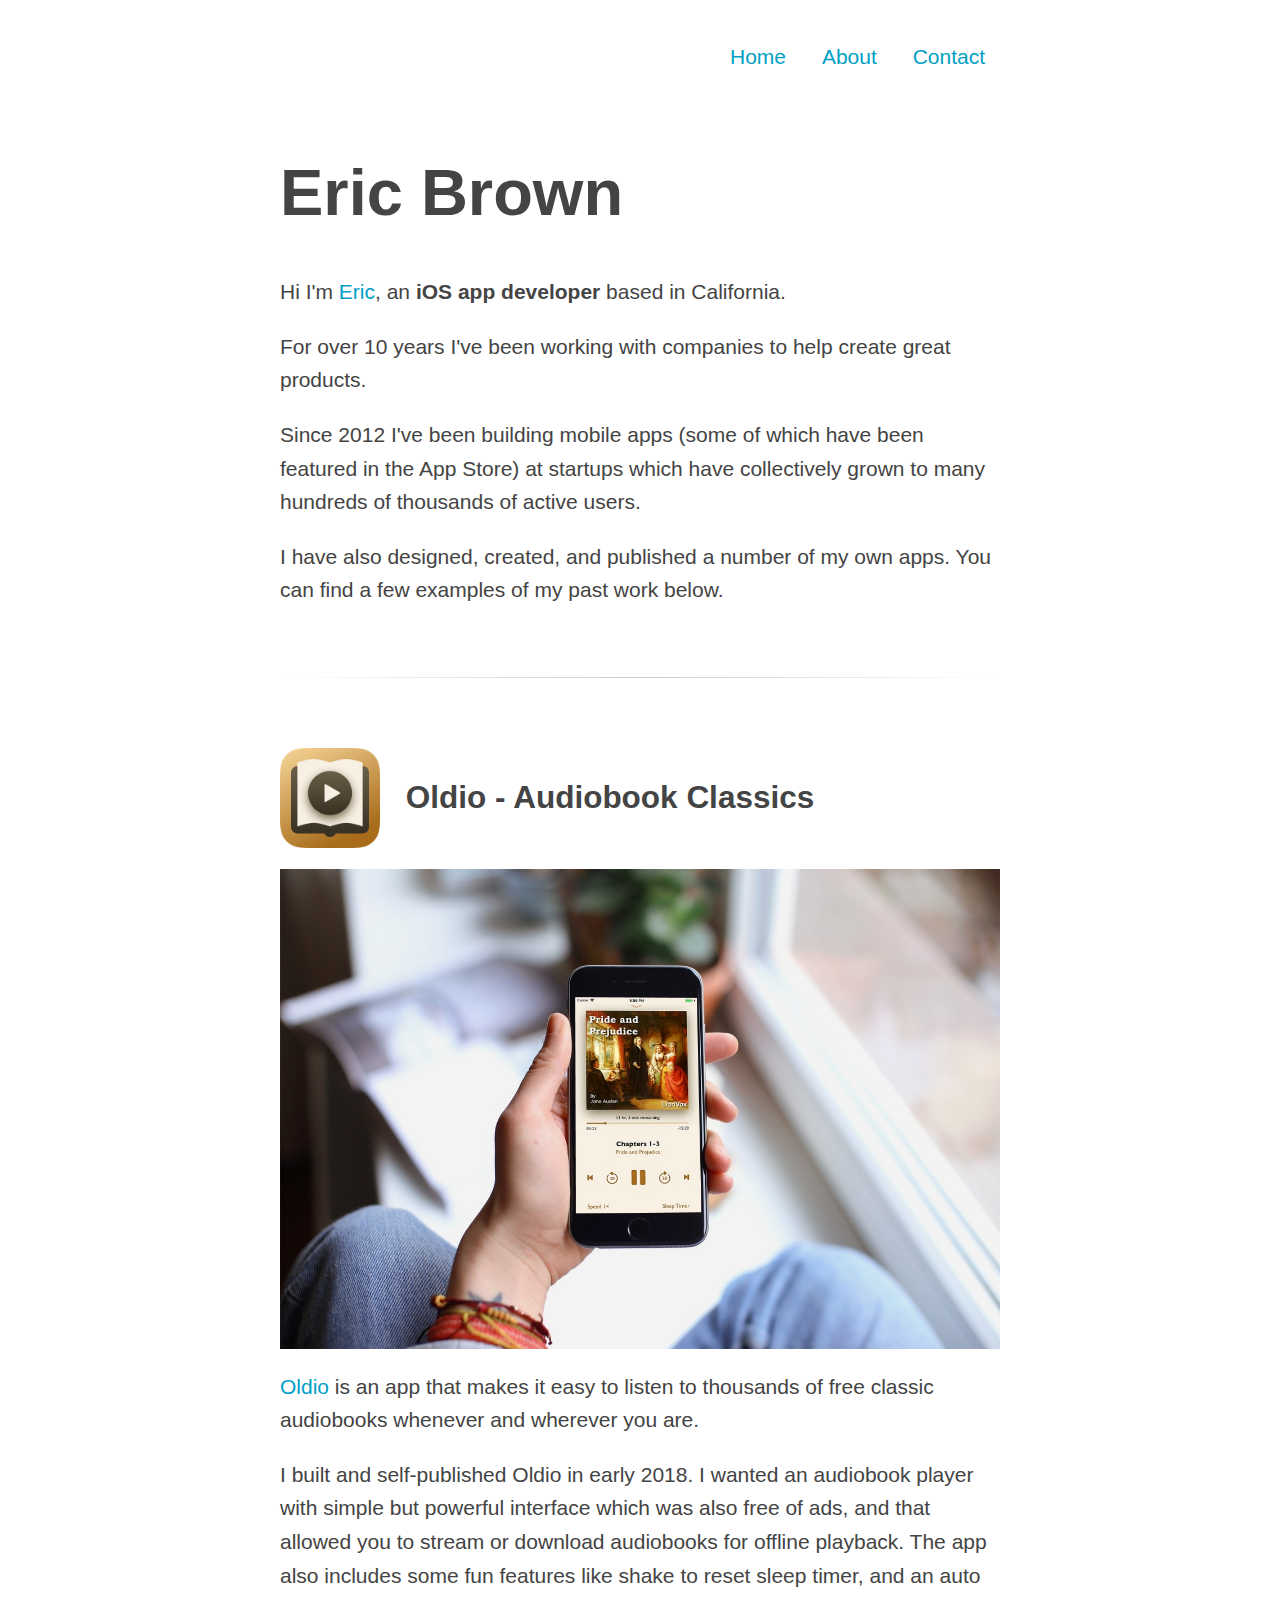
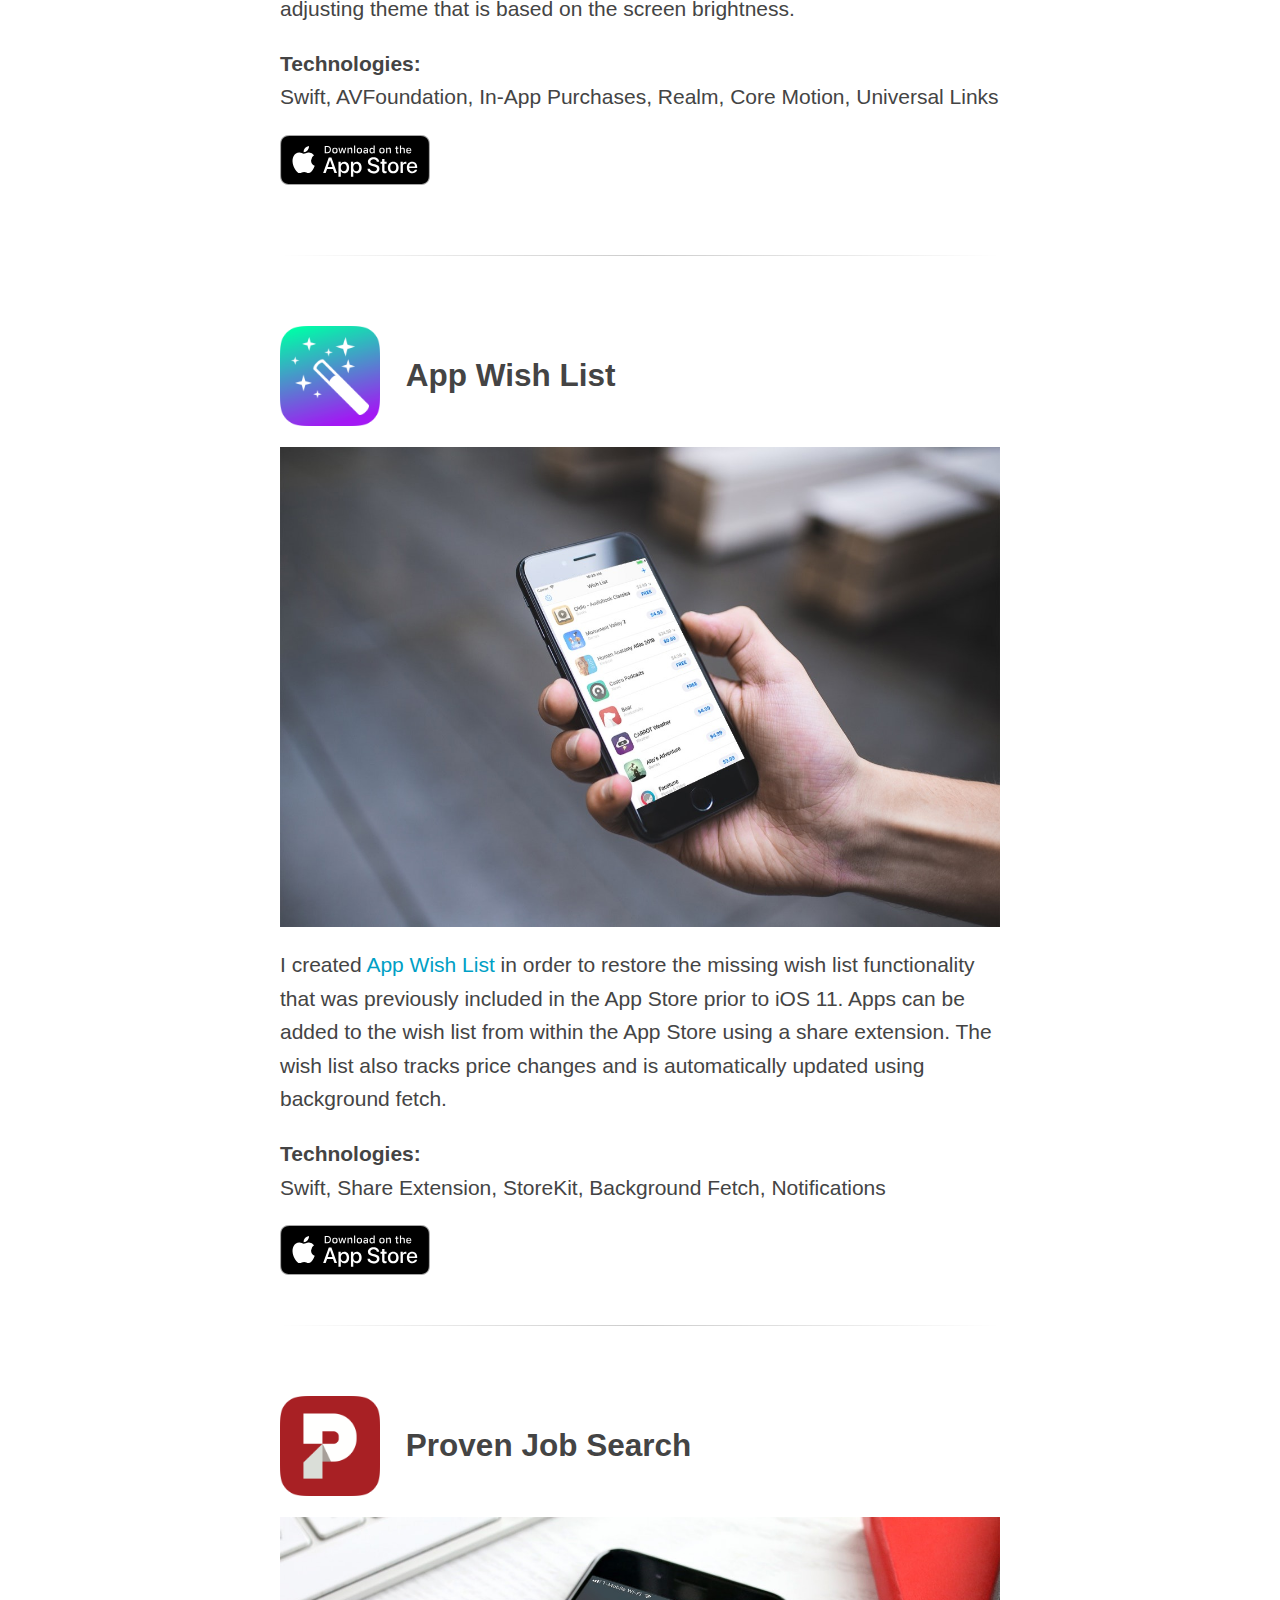
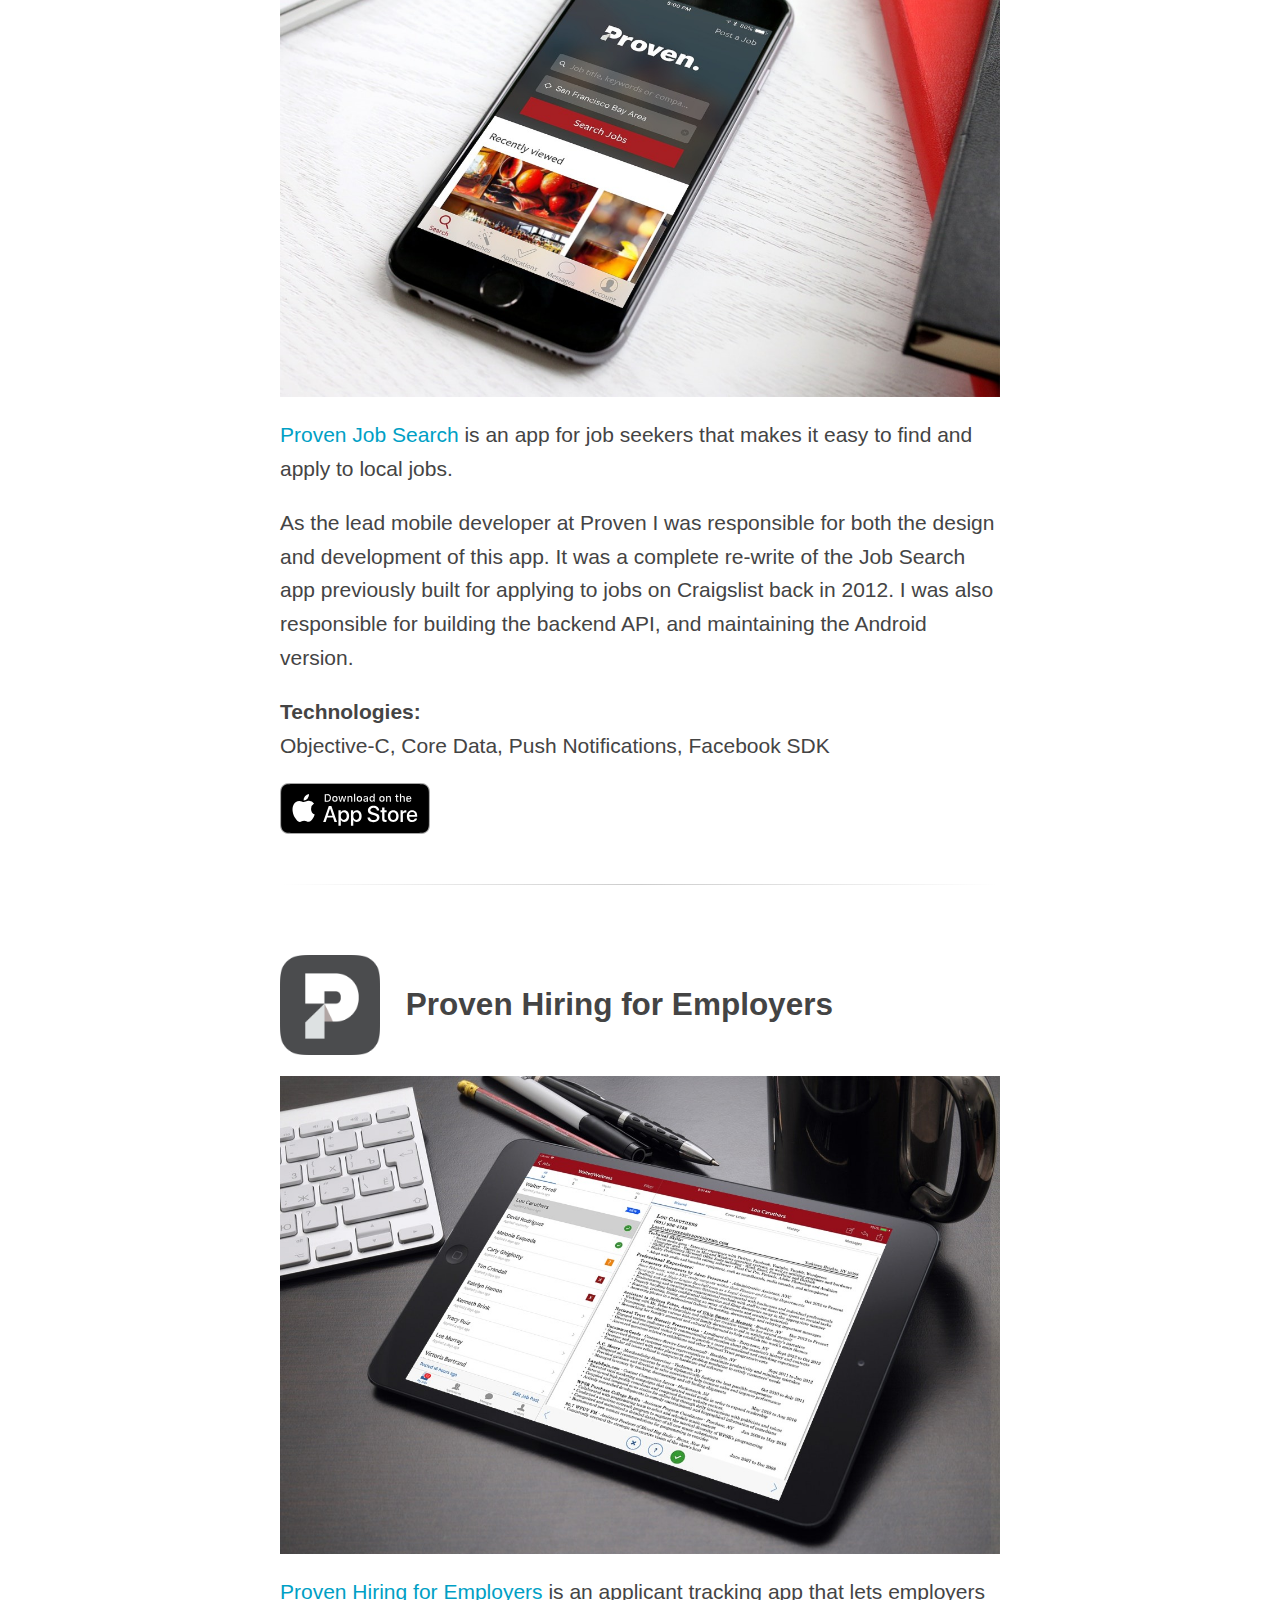
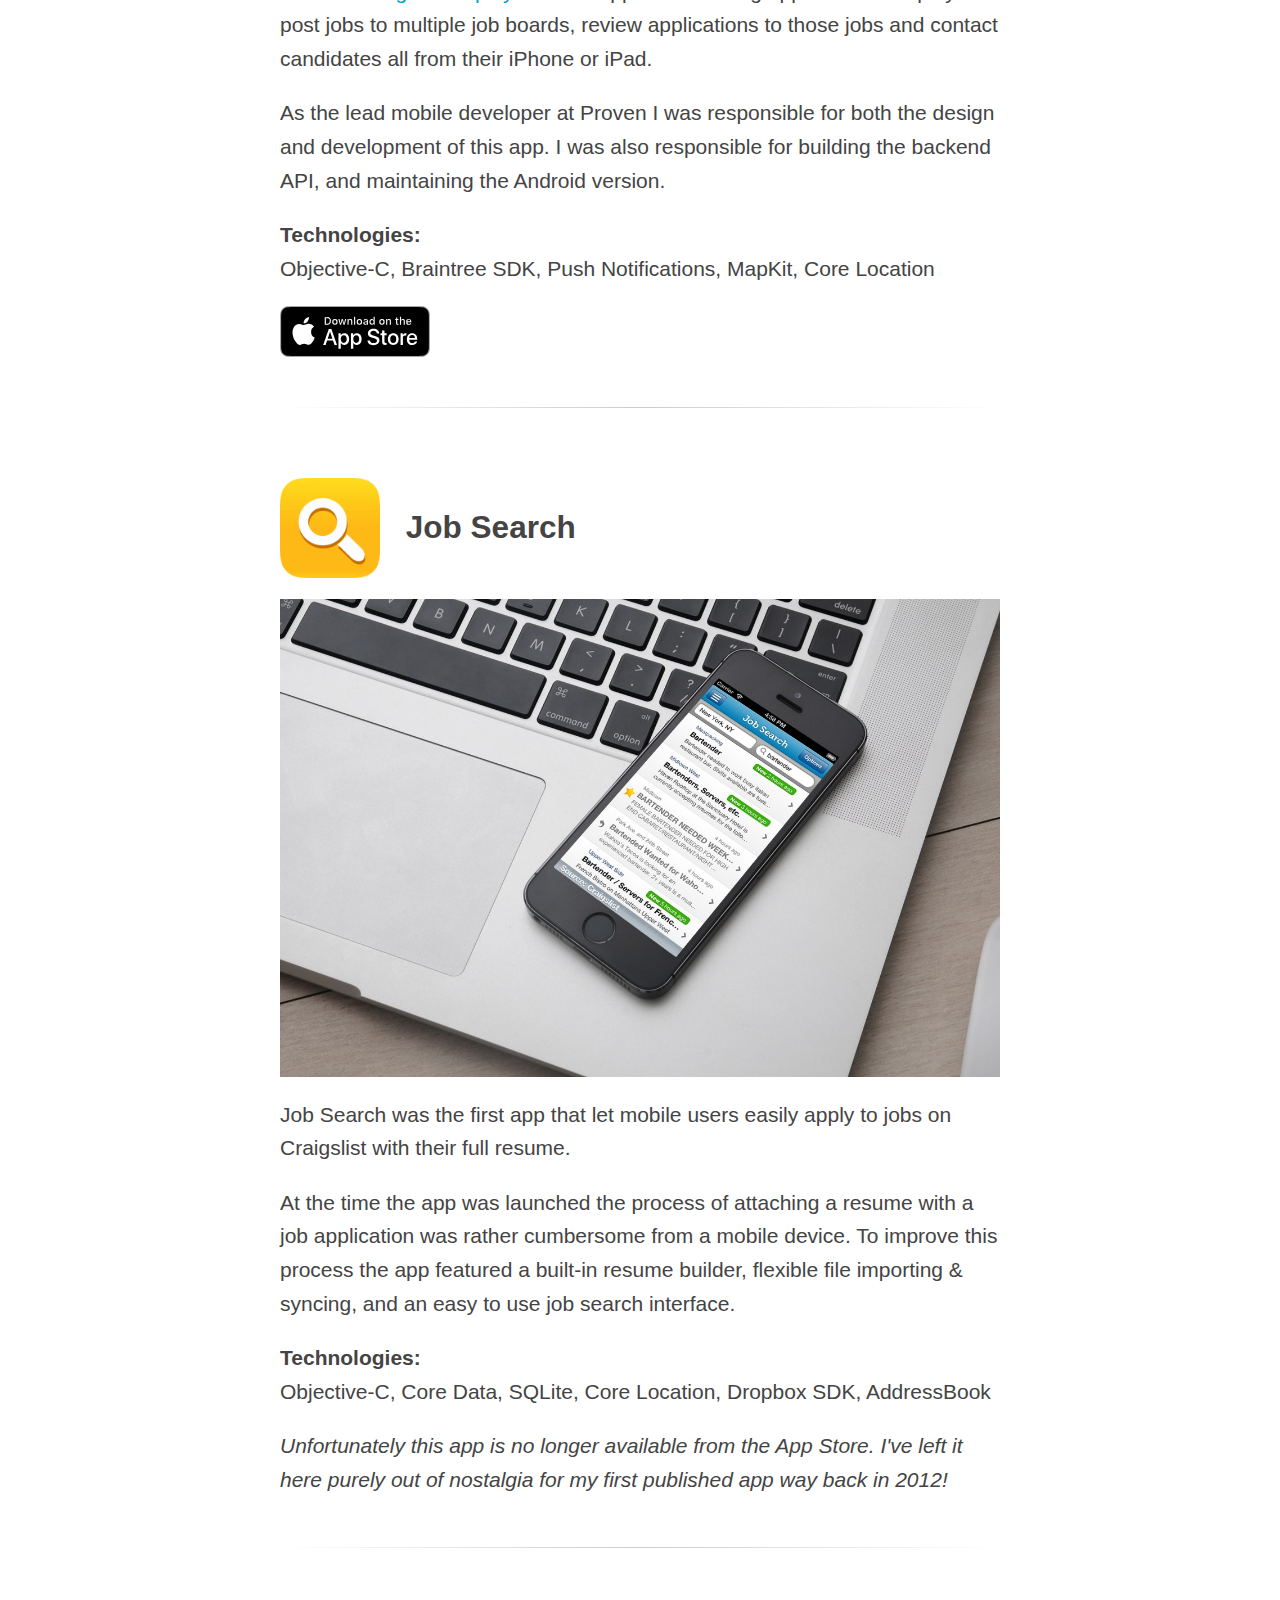
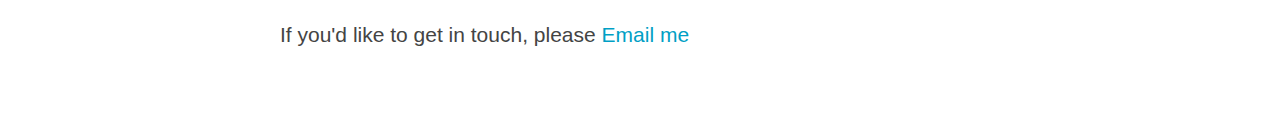
<file: index.html>
<html>
<head>
<meta charset="utf-8">
<meta name="viewport" content="width=device-width, initial-scale=1.0">
<meta name="apple-itunes-app" content="app-id=1352152495, affiliate-data=at=1000lNpk&amp;ct=ejbhead">
<meta name="keywords" content="ios,freelancer,iphone,ipad,developer,experienced,expert,senior,freelance,swift,app,mobile,eric,brown">
<meta name="author" content="Eric Brown">
<title>Eric Brown - iOS Developer</title>
<link rel="icon" href="/favicon.ico">
<link rel="stylesheet" type="text/css" href="/site.css">
</head>
<body>
<nav>
<ul>
<li><a href="/">Home</a></li>
<li><a href="/about">About</a></li>
<li><a href="/contact">Contact</a></li>
</ul>
</nav>
<h1 style="margin-top: 80px; font-size: 65px;">Eric Brown</h1>

<div style="margin-bottom: 70px;">
<p>Hi I'm <a href="/about">Eric</a>, an <strong>iOS app developer</strong> based in California. </p>
    
<p>For over 10 years I've been working with companies to help create great products.</p>

<p>Since 2012 I've been building mobile apps (some of which have been featured in the App Store) at startups which have collectively grown to many hundreds of thousands of active users.</p>
    
<p>I have also designed, created, and published a number of my own apps. You can find a few examples of my past work below.</p>
</div>

<hr class="style-two">

<div style="margin-top: 70px; margin-bottom: 70px;">
<a href="https://itunes.apple.com/app/id1352152495?mt=8&at=1000lNpk&ct=website"><img src="/images/oldioicon.png" style="display:inline-block;vertical-align:middle;width:100px;border:none;margin-right: 20px;" alt="Oldio - Audiobook Classics"></a>
<h2 style="display:inline-block;vertical-align:middle;">Oldio - Audiobook Classics</h2>
<p><img src="/images/oldio-device.jpg" style="width:100%" alt="Oldio - Audiobook Classics for iPhone, developed by Eric Brown"></p>
<p><a href="https://itunes.apple.com/app/id1352152495?mt=8&at=1000lNpk&ct=website">Oldio</a> is an app that makes it easy to listen to thousands of free classic audiobooks whenever and wherever you are.</p>
<p>I built and self-published Oldio in early 2018. I wanted an audiobook player with simple but powerful interface which was also free of ads, and that allowed you to stream or download audiobooks for offline playback. The app also includes some fun features like shake to reset sleep timer, and an auto adjusting theme that is based on the screen brightness.</p>
<p><strong>Technologies:</strong></br>Swift, AVFoundation, In-App Purchases, Realm, Core Motion, Universal Links</p>
<p><a href="https://itunes.apple.com/app/id1352152495?mt=8&at=1000lNpk&ct=website"><img src="/images/appstore.svg" width=150></a></p>
</div>

<hr class="style-two">

<div style="margin-top: 70px; margin-bottom: 50px;">
<a href="https://itunes.apple.com/app/id1407870274?mt=8&at=1000lNpk&ct=website">
    <img src="/images/wishlisticon.png" style="display:inline-block;vertical-align:middle;width:100px;border:none;margin-right: 20px;" alt="App Wish List & Price Tracker">
</a>
<h2 style="display:inline-block;vertical-align:middle;">App Wish List</h2>
<p><img src="/images/wishlist-device.jpg" style="width:100%" alt="App Wish List & Price Tracker for iPhone and iPad, developed by Eric Brown"></p>
<p>I created <a href="https://itunes.apple.com/app/id1407870274?mt=8&at=1000lNpk&ct=website">App Wish List</a> in order to restore the missing wish list functionality that was previously included in the App Store prior to iOS 11. Apps can be added to the wish list from within the App Store using a share extension. The wish list also tracks price changes and is automatically updated using background fetch.</p>
<p><strong>Technologies:</strong></br>Swift, Share Extension, StoreKit, Background Fetch, Notifications</p>
<p><a href="https://itunes.apple.com/app/id1407870274?mt=8&at=1000lNpk"><img src="/images/appstore.svg" width=150></a></p>
</div>

<hr class="style-two">

<div style="margin-top: 70px; margin-bottom: 50px;">
<a href="https://itunes.apple.com/app/id804849890?mt=8&at=1000lNpk"><img src="/images/provenicon.png" style="display:inline-block;vertical-align:middle;width:100px;border:none;margin-right: 20px;" alt="Proven Job Search"></a>
<h2 style="display:inline-block;vertical-align:middle;">Proven Job Search</h2>
<p><img src="/images/proven-device.jpg" style="width:100%" alt="Proven Job Search for iPhone and iPad"></p>
<p><a href="https://itunes.apple.com/app/id804849890?mt=8&at=1000lNpk">Proven Job Search</a> is an app for job seekers that makes it easy to find and apply to local jobs.</p>
<p>As the lead mobile developer at Proven I was responsible for both the design and development of this app. It was a complete re-write of the Job Search app previously built for applying to jobs on Craigslist back in 2012. I was also responsible for building the backend API, and maintaining the Android version.</p>
<p><strong>Technologies:</strong></br>Objective-C, Core Data, Push Notifications, Facebook SDK</p>
<p><a href="https://itunes.apple.com/app/id804849890?mt=8&at=1000lNpk"><img src="/images/appstore.svg" width=150></a></p>
</div>

<hr class="style-two">

<div style="margin-top: 70px; margin-bottom: 50px;">
<a href="https://itunes.apple.com/app/id679365886?mt=8&at=1000lNpk"><img src="/images/hiringicon.png" style="display:inline-block;vertical-align:middle;width:100px;border:none;margin-right: 20px;" alt="Proven Hiring for Employers"></a>
<h2 style="display:inline-block;vertical-align:middle;">Proven Hiring for Employers</h2>
<p><img src="/images/hiring-device.jpg" style="width:100%" alt="Proven Hiring for Employers for iPhone and iPad"></p>
<p><a href="https://itunes.apple.com/app/id679365886?mt=8&at=1000lNpk">Proven Hiring for Employers</a> is an applicant tracking app that lets employers post jobs to multiple job boards, review applications to those jobs and contact candidates all from their iPhone or iPad.</p>
<p>As the lead mobile developer at Proven I was responsible for both the design and development of this app. I was also responsible for building the backend API, and maintaining the Android version.</p>
<p><strong>Technologies:</strong></br>Objective-C, Braintree SDK, Push Notifications, MapKit, Core Location</p>
<p><a href="https://itunes.apple.com/app/id679365886?mt=8&at=1000lNpk"><img src="/images/appstore.svg" width=150></a></p>
</div>

<hr class="style-two">

<div style="margin-top: 70px; margin-bottom: 50px;">
<img src="/images/jobsearchicon.png" style="display:inline-block;vertical-align:middle;width:100px;border:none;margin-right: 20px;" alt="Job Search">
<h2 style="display:inline-block;vertical-align:middle;">Job Search</h2>
<p><img src="/images/jobsearch-device.jpg" style="width:100%" alt="Job Search for iPhone and iPad"></p>
<p>Job Search was the first app that let mobile users easily apply to jobs on Craigslist with their full resume. </p>
<p>At the time the app was launched the process of attaching a resume with a job application was rather cumbersome from a mobile device. To improve this process the app featured a built-in resume builder, flexible file importing & syncing, and an easy to use job search interface.</p>
<p><strong>Technologies:</strong></br>Objective-C, Core Data, SQLite, Core Location, Dropbox SDK, AddressBook</p>
<p><em>Unfortunately this app is no longer available from the App Store. I've left it here purely out of nostalgia for my first published app way back in 2012!</em></p>
</div>

<hr class="style-two">

<div style="margin-top: 70px; margin-bottom: 70px;">
<p>If you'd like to get in touch, please <a href="mailto:eric@ericjasonbrown.com">Email me</a></p>
</div>

</body>
</html>
</file>
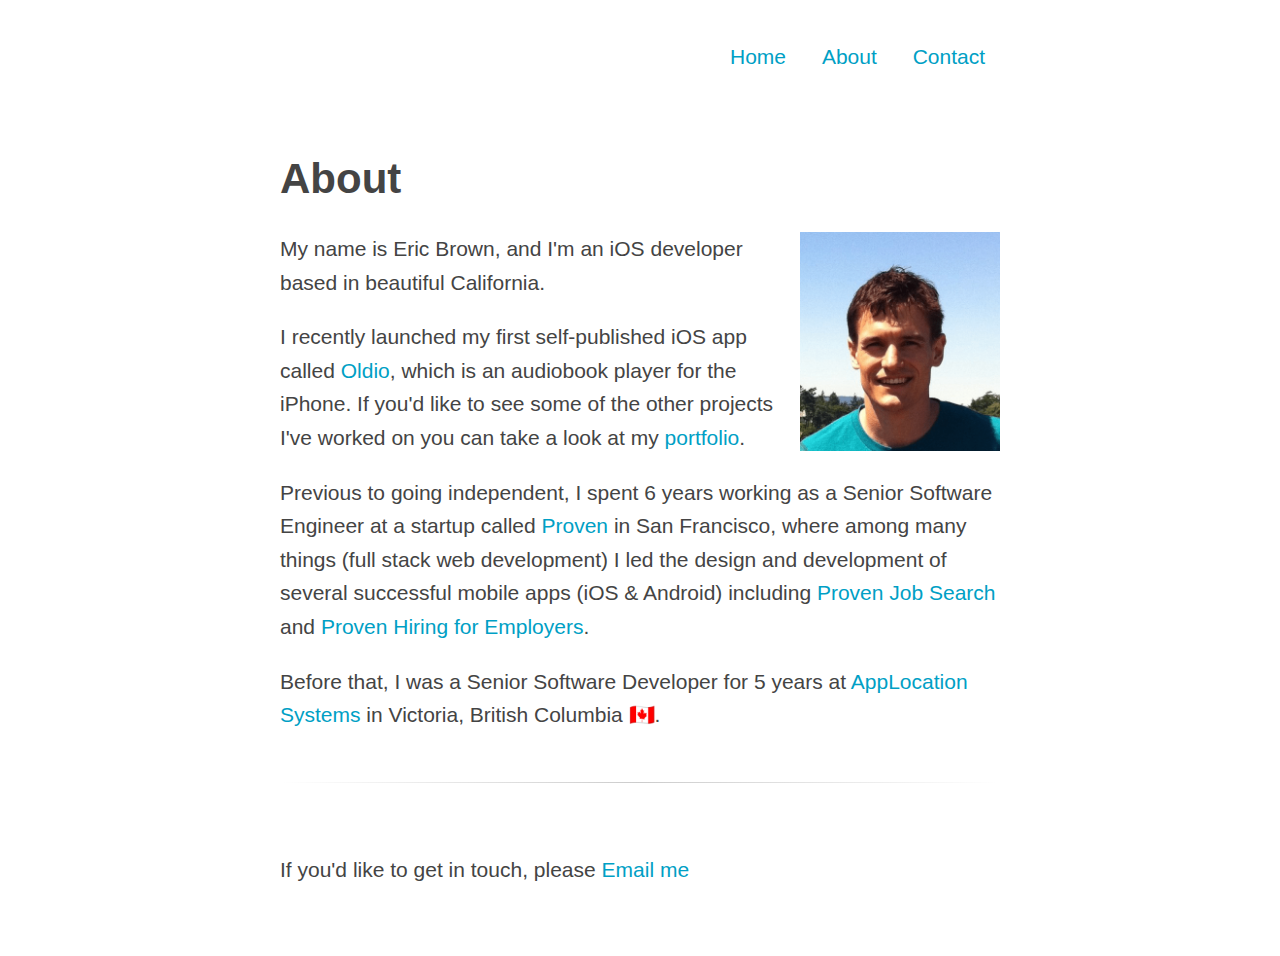
<file: about/index.html>
<html>
<head>
<meta charset="utf-8">
<meta name="viewport" content="width=device-width, initial-scale=1.0">
<meta name="apple-itunes-app" content="app-id=1352152495, affiliate-data=at=1000lNpk&amp;ct=ejbhead">
<meta name="author" content="Eric Brown">
<title>Eric Brown - iOS Developer | About</title>
<link rel="icon" href="/favicon.ico">
<link rel="stylesheet" type="text/css" href="/site.css">
</head>
<body>

<nav>
<ul>
<li><a href="/">Home</a></li>
<li><a href="/about">About</a></li>
<li><a href="/contact">Contact</a></li>
</ul>
</nav>

<h1 style="margin-top: 80px;">About</h1>

<div style="margin-bottom: 50px;">
<p><img src="/images/profile.png" style="float:right;width:200px;margin-left:25px;margin-bottom:25px;" alt="Eric Brown - iOS Developer"></p>
<p>My name is Eric Brown, and I'm an iOS developer based in beautiful California. </p>

<p>I recently launched my first self-published iOS app called <a href="https://itunes.apple.com/app/id1352152495?mt=8&at=1000lNpk&ct=about">Oldio</a>, which is an audiobook player for the iPhone. If you'd like to see some of the other projects I've worked on you can take a look at my <a href="/">portfolio</a>.</p>

<p>Previous to going independent, I spent 6 years working as a Senior Software Engineer at a startup called <a href="https://www.proven.com">Proven</a> in San Francisco, where among many things (full stack web development) I led the design and development of several successful mobile apps (iOS & Android) including <a href="https://itunes.apple.com/app/id804849890?mt=8&at=1000lNpk">Proven Job Search</a> and <a href="https://itunes.apple.com/app/id679365886?mt=8&at=1000lNpk">Proven Hiring for Employers</a>.</p>
<p>Before that, I was a Senior Software Developer for 5 years at <a href="http://www.applocation.net">AppLocation Systems</a> in Victoria, British Columbia 🇨🇦.</p>
</div>
<hr class="style-two">

<div style="margin-top: 70px; margin-bottom: 70px;">
<p>If you'd like to get in touch, please <a href="mailto:eric@ericjasonbrown.com">Email me</a></p>
</div>

</body>
</html>
</file>
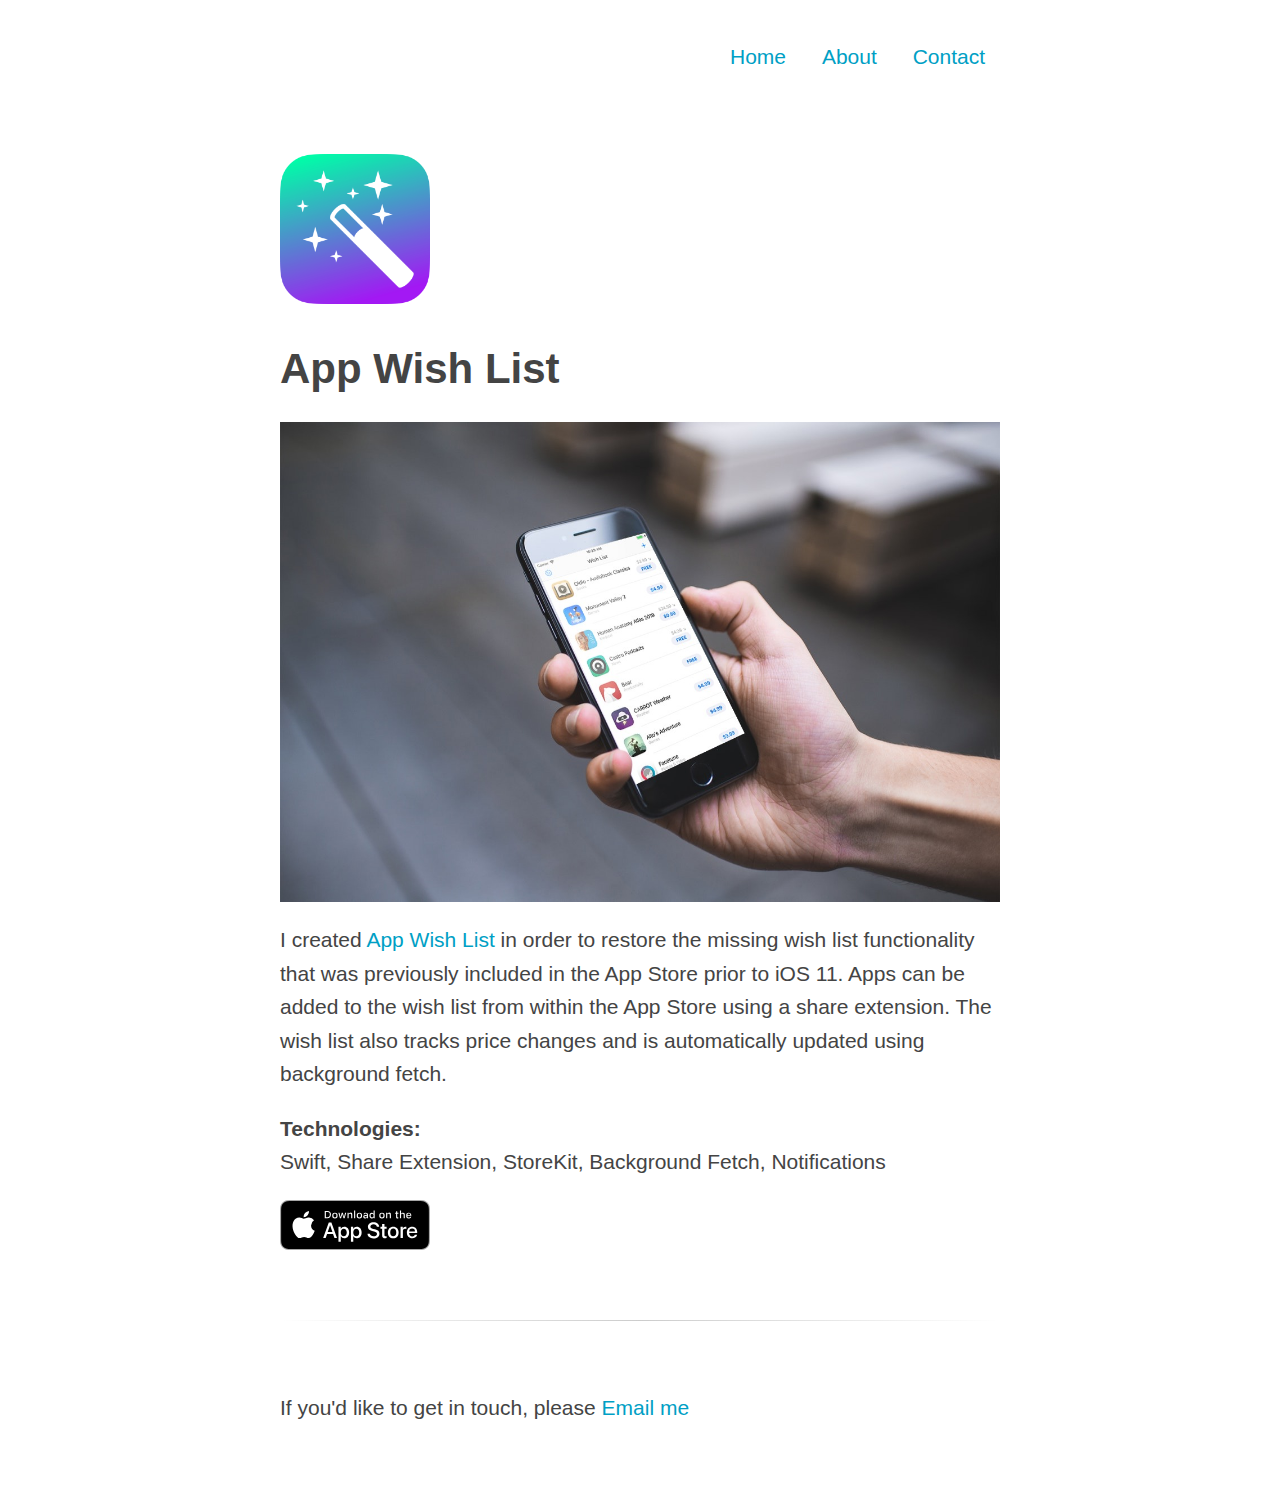
<file: app-wish-list/index.html>
<html>
<head>
<meta charset="utf-8">
<meta name="viewport" content="width=device-width, initial-scale=1.0">
<meta name="apple-itunes-app" content="app-id=1352152495, affiliate-data=at=1000lNpk&amp;ct=ejbhead">
<meta name="author" content="Eric Brown">
<title>Eric Brown - iOS Developer | App Wish List</title>
<link rel="icon" href="/favicon.ico">
<link rel="stylesheet" type="text/css" href="/site.css">
</head>
<body>
<nav>
<ul>
<li><a href="/">Home</a></li>
<li><a href="/about">About</a></li>
<li><a href="/contact">Contact</a></li>
</ul>
</nav>


<div style="margin-top: 80px;">
<a href="https://itunes.apple.com/app/id1407870274?mt=8&at=1000lNpk&ct=website">
	<img src="/images/wishlisticon.png" style="width:150px;border:none;" alt="App Wish List & Price Tracker">
</a>
</div>

<h1 style="margin-top: 40px;">App Wish List</h1>

<p><img src="/images/wishlist-device.jpg" style="width:100%" alt="App Wish List & Price Tracker for iPhone and iPad, developed by Eric Brown"></p>

<div style="margin-bottom: 70px;">
<p>I created <a href="https://itunes.apple.com/app/id1407870274?mt=8&at=1000lNpk&ct=website">App Wish List</a> in order to restore the missing wish list functionality that was previously included in the App Store prior to iOS 11. Apps can be added to the wish list from within the App Store using a share extension. The wish list also tracks price changes and is automatically updated using background fetch.</p>
<p><strong>Technologies:</strong></br>Swift, Share Extension, StoreKit, Background Fetch, Notifications</p>
<p><a href="https://itunes.apple.com/app/id1407870274?mt=8&at=1000lNpk"><img src="/images/appstore.svg" width=150></a></p>
</div>


<hr class="style-two">

<div style="margin-top: 70px; margin-bottom: 70px;">
<p>If you'd like to get in touch, please <a href="mailto:eric@ericjasonbrown.com">Email me</a></p>
</div>

</body>
</html>
</file>
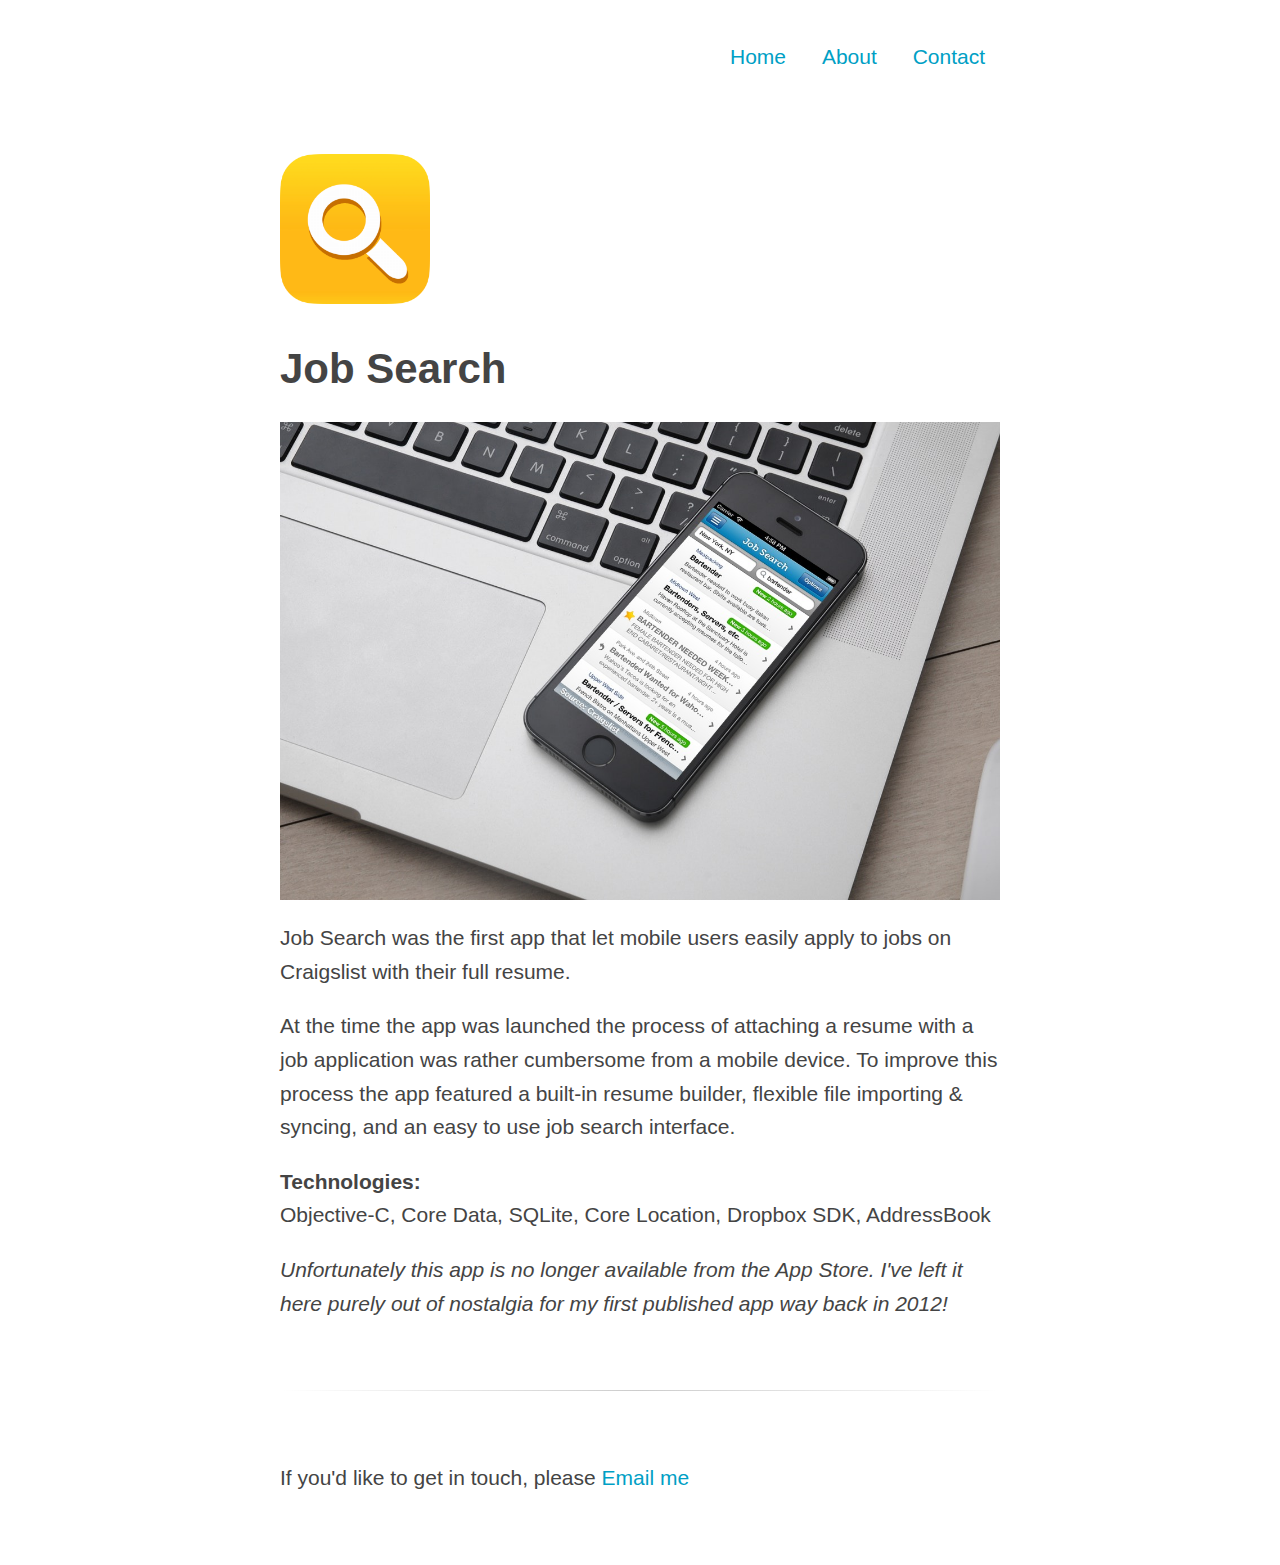
<file: job-search/index.html>
<html>
<head>
<meta charset="utf-8">
<meta name="viewport" content="width=device-width, initial-scale=1.0">
<meta name="apple-itunes-app" content="app-id=1352152495, affiliate-data=at=1000lNpk&amp;ct=ejbhead">
<meta name="author" content="Eric Brown">
<title>Eric Brown - iOS Developer | Job Search</title>
<link rel="icon" href="/favicon.ico">
<link rel="stylesheet" type="text/css" href="/site.css">
</head>
<body>
<nav>
<ul>
<li><a href="/">Home</a></li>
<li><a href="/about">About</a></li>
<li><a href="/contact">Contact</a></li>
</ul>
</nav>

<div style="margin-top: 80px;">
<img src="/images/jobsearchicon.png" style="width:150px;border:none;" alt="Job Search">
</div>

<h1 style="margin-top: 40px;">Job Search</h1>

<p><img src="/images/jobsearch-device.jpg" style="width:100%" alt="Job Search for iPhone and iPad"></p>

<div style="margin-bottom: 70px;">
<p>Job Search was the first app that let mobile users easily apply to jobs on Craigslist with their full resume. </p>

<p>At the time the app was launched the process of attaching a resume with a job application was rather cumbersome from a mobile device. To improve this process the app featured a built-in resume builder, flexible file importing & syncing, and an easy to use job search interface.</p>
<p><strong>Technologies:</strong></br>Objective-C, Core Data, SQLite, Core Location, Dropbox SDK, AddressBook</p>
<p><em>Unfortunately this app is no longer available from the App Store. I've left it here purely out of nostalgia for my first published app way back in 2012!</em></p>
</div>

<hr class="style-two">

<div style="margin-top: 70px; margin-bottom: 70px;">
<p>If you'd like to get in touch, please <a href="mailto:eric@ericjasonbrown.com">Email me</a></p>
</div>

</body>
</html>
</file>
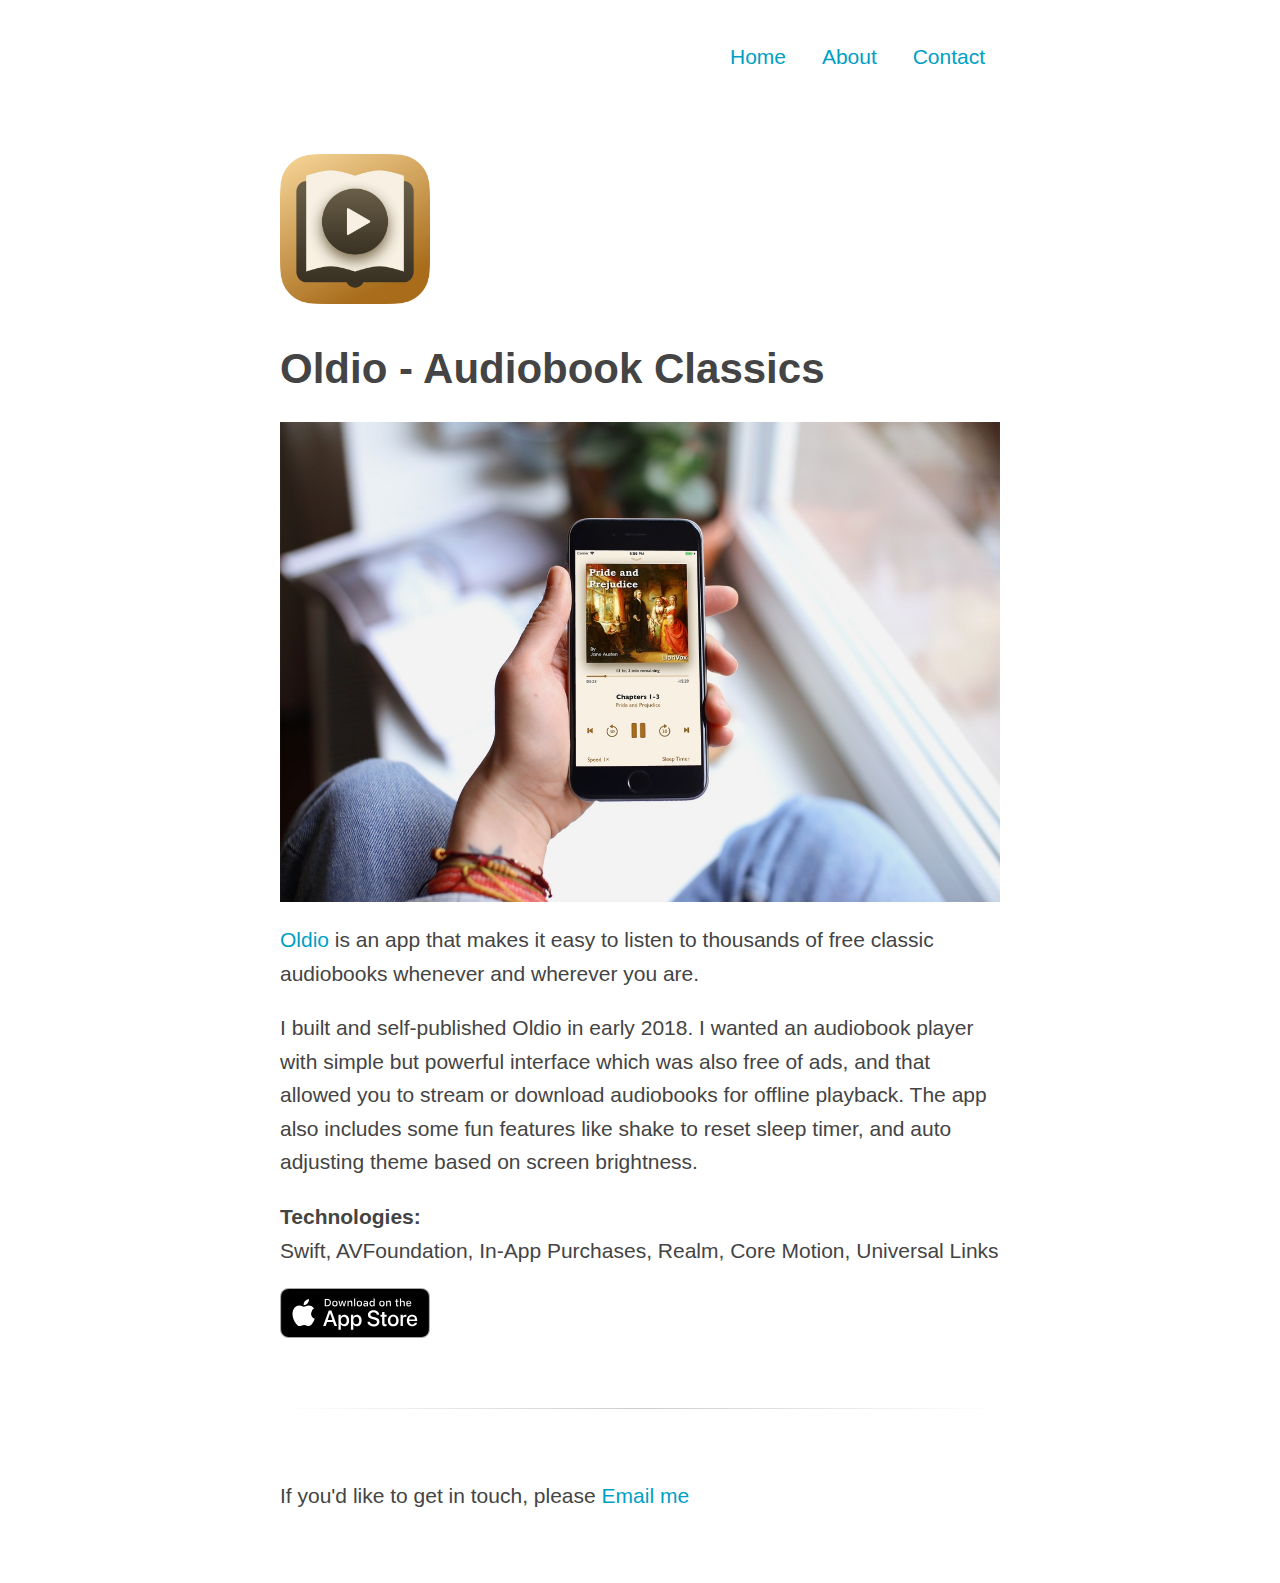
<file: oldio-audiobook-classics/index.html>
<html>
<head>
<meta charset="utf-8">
<meta name="viewport" content="width=device-width, initial-scale=1.0">
<meta name="apple-itunes-app" content="app-id=1352152495, affiliate-data=at=1000lNpk&amp;ct=ejbhead">
<meta name="author" content="Eric Brown">
<title>Eric Brown - iOS Developer | Oldio - Audiobook Classics</title>
<link rel="icon" href="/favicon.ico">
<link rel="stylesheet" type="text/css" href="/site.css">
</head>
<body>
<nav>
<ul>
<li><a href="/">Home</a></li>
<li><a href="/about">About</a></li>
<li><a href="/contact">Contact</a></li>
</ul>
</nav>

<div style="margin-top: 80px;">
<a href="https://itunes.apple.com/app/id1352152495?mt=8&at=1000lNpk&ct=website"><img src="/images/oldioicon.png" style="width:150px;border:none;" alt="Oldio - Audiobook Classics"></a>
</div>

<h1 style="margin-top: 40px;">Oldio - Audiobook Classics</h1>

<p><img src="/images/oldio-device.jpg" style="width:100%" alt="Oldio - Audiobook Classics for iPhone, developed by Eric Brown"></p>

<div style="margin-bottom: 70px;">
<p><a href="https://itunes.apple.com/app/id1352152495?mt=8&at=1000lNpk&ct=website">Oldio</a> is an app that makes it easy to listen to thousands of free classic audiobooks whenever and wherever you are.</p>
<p>I built and self-published Oldio in early 2018. I wanted an audiobook player with simple but powerful interface which was also free of ads, and that allowed you to stream or download audiobooks for offline playback. The app also includes some fun features like shake to reset sleep timer, and auto adjusting theme based on screen brightness.</p>
<p><strong>Technologies:</strong></br>Swift, AVFoundation, In-App Purchases, Realm, Core Motion, Universal Links</p>
<p><a href="https://itunes.apple.com/app/id1352152495?mt=8&at=1000lNpk&ct=website"><img src="/images/appstore.svg" width=150></a></p>
</div>

<hr class="style-two">

<div style="margin-top: 70px; margin-bottom: 70px;">
<p>If you'd like to get in touch, please <a href="mailto:eric@ericjasonbrown.com">Email me</a></p>
</div>

</body>
</html>
</file>
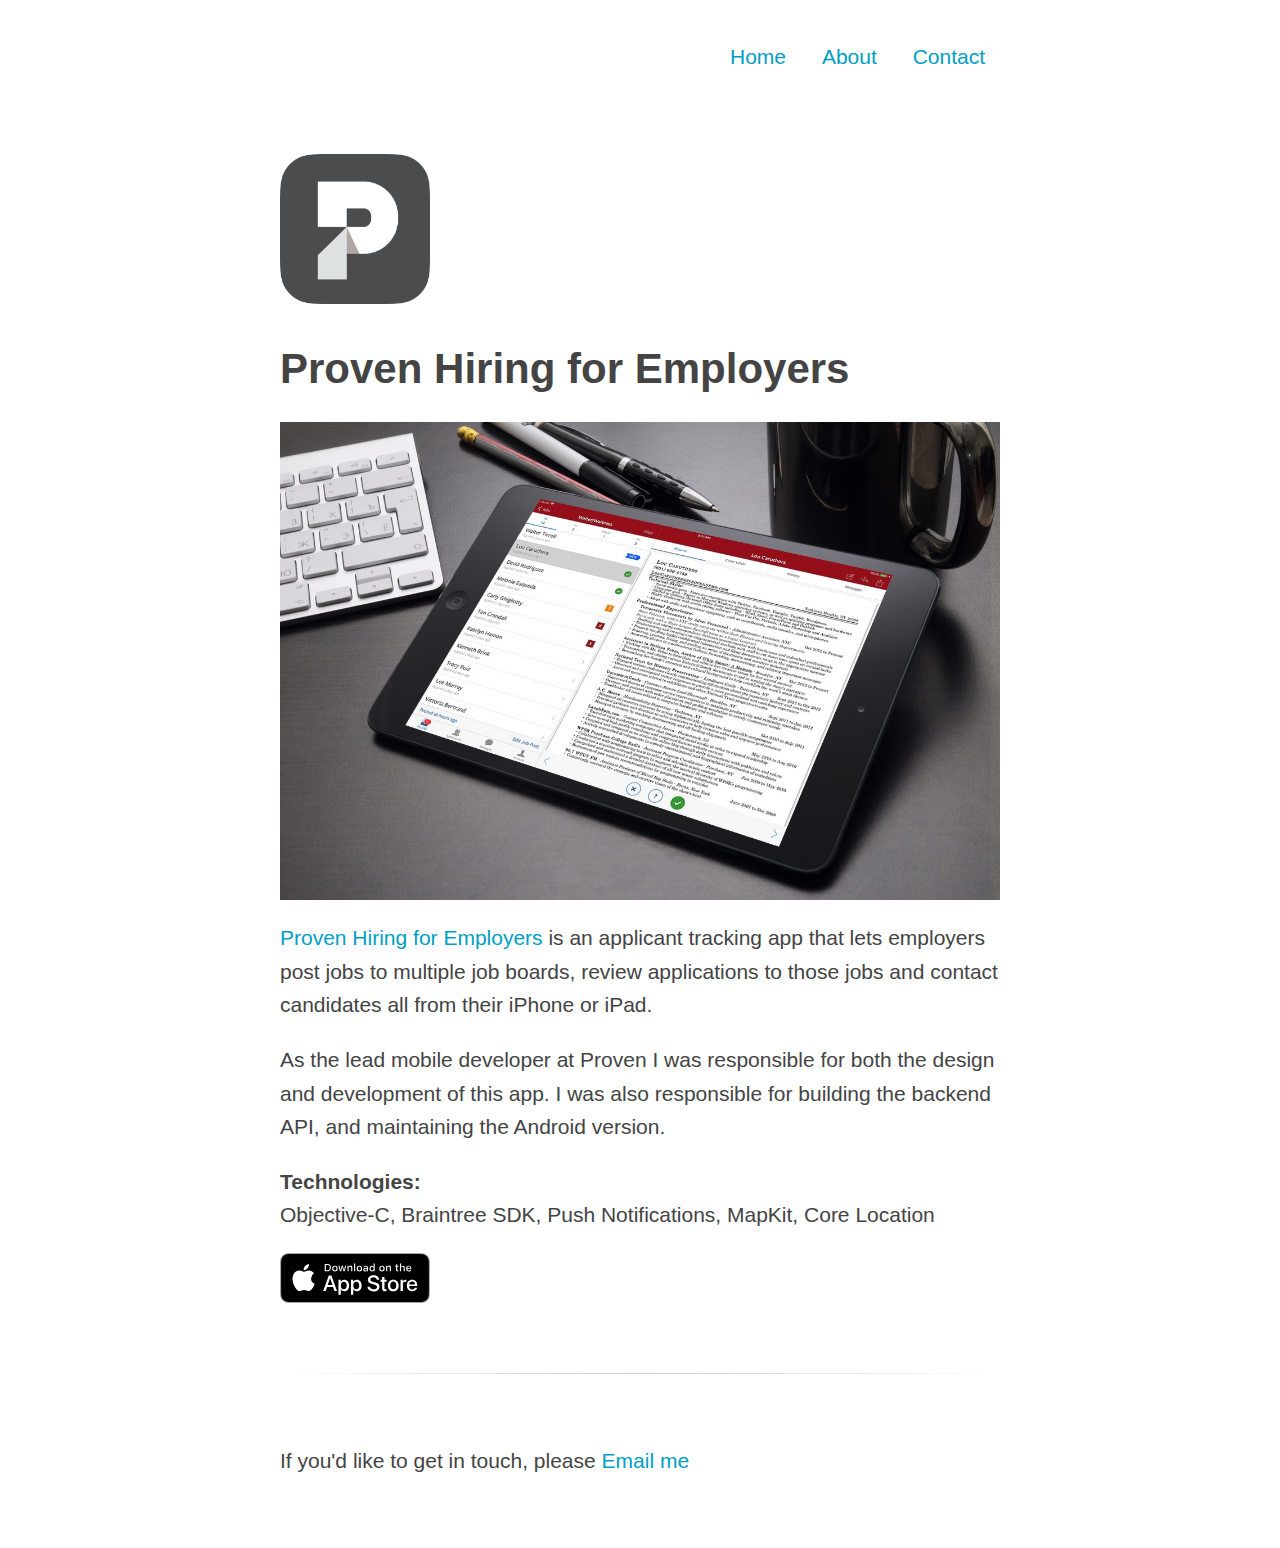
<file: proven-hiring-for-employers/index.html>
<html>
<head>
<meta charset="utf-8">
<meta name="viewport" content="width=device-width, initial-scale=1.0">
<meta name="apple-itunes-app" content="app-id=1352152495, affiliate-data=at=1000lNpk&amp;ct=ejbhead">
<meta name="author" content="Eric Brown">
<title>Eric Brown - iOS Developer | Proven Hiring for Employers</title>
<link rel="icon" href="/favicon.ico">
<link rel="stylesheet" type="text/css" href="/site.css">
</head>
<body>
<nav>
<ul>
<li><a href="/">Home</a></li>
<li><a href="/about">About</a></li>
<li><a href="/contact">Contact</a></li>
</ul>
</nav>

<div style="margin-top: 80px;">
<a href="https://itunes.apple.com/app/id679365886?mt=8&at=1000lNpk"><img src="/images/hiringicon.png" style="width:150px;border:none;" alt="Proven Hiring for Employers"></a>
</div>

<h1 style="margin-top: 40px;">Proven Hiring for Employers</h1>

<p><img src="/images/hiring-device.jpg" style="width:100%" alt="Proven Hiring for Employers for iPhone and iPad"></p>

<div style="margin-bottom: 70px;">
<p><a href="https://itunes.apple.com/app/id679365886?mt=8&at=1000lNpk">Proven Hiring for Employers</a> is an applicant tracking app that lets employers post jobs to multiple job boards, review applications to those jobs and contact candidates all from their iPhone or iPad.</p>
<p>As the lead mobile developer at Proven I was responsible for both the design and development of this app. I was also responsible for building the backend API, and maintaining the Android version.</p>
<p><strong>Technologies:</strong></br>Objective-C, Braintree SDK, Push Notifications, MapKit, Core Location</p>
<p><a href="https://itunes.apple.com/app/id679365886?mt=8&at=1000lNpk"><img src="/images/appstore.svg" width=150></a></p>
</div>

<hr class="style-two">

<div style="margin-top: 70px; margin-bottom: 70px;">
<p>If you'd like to get in touch, please <a href="mailto:eric@ericjasonbrown.com">Email me</a></p>
</div>

</body>
</html>
</file>
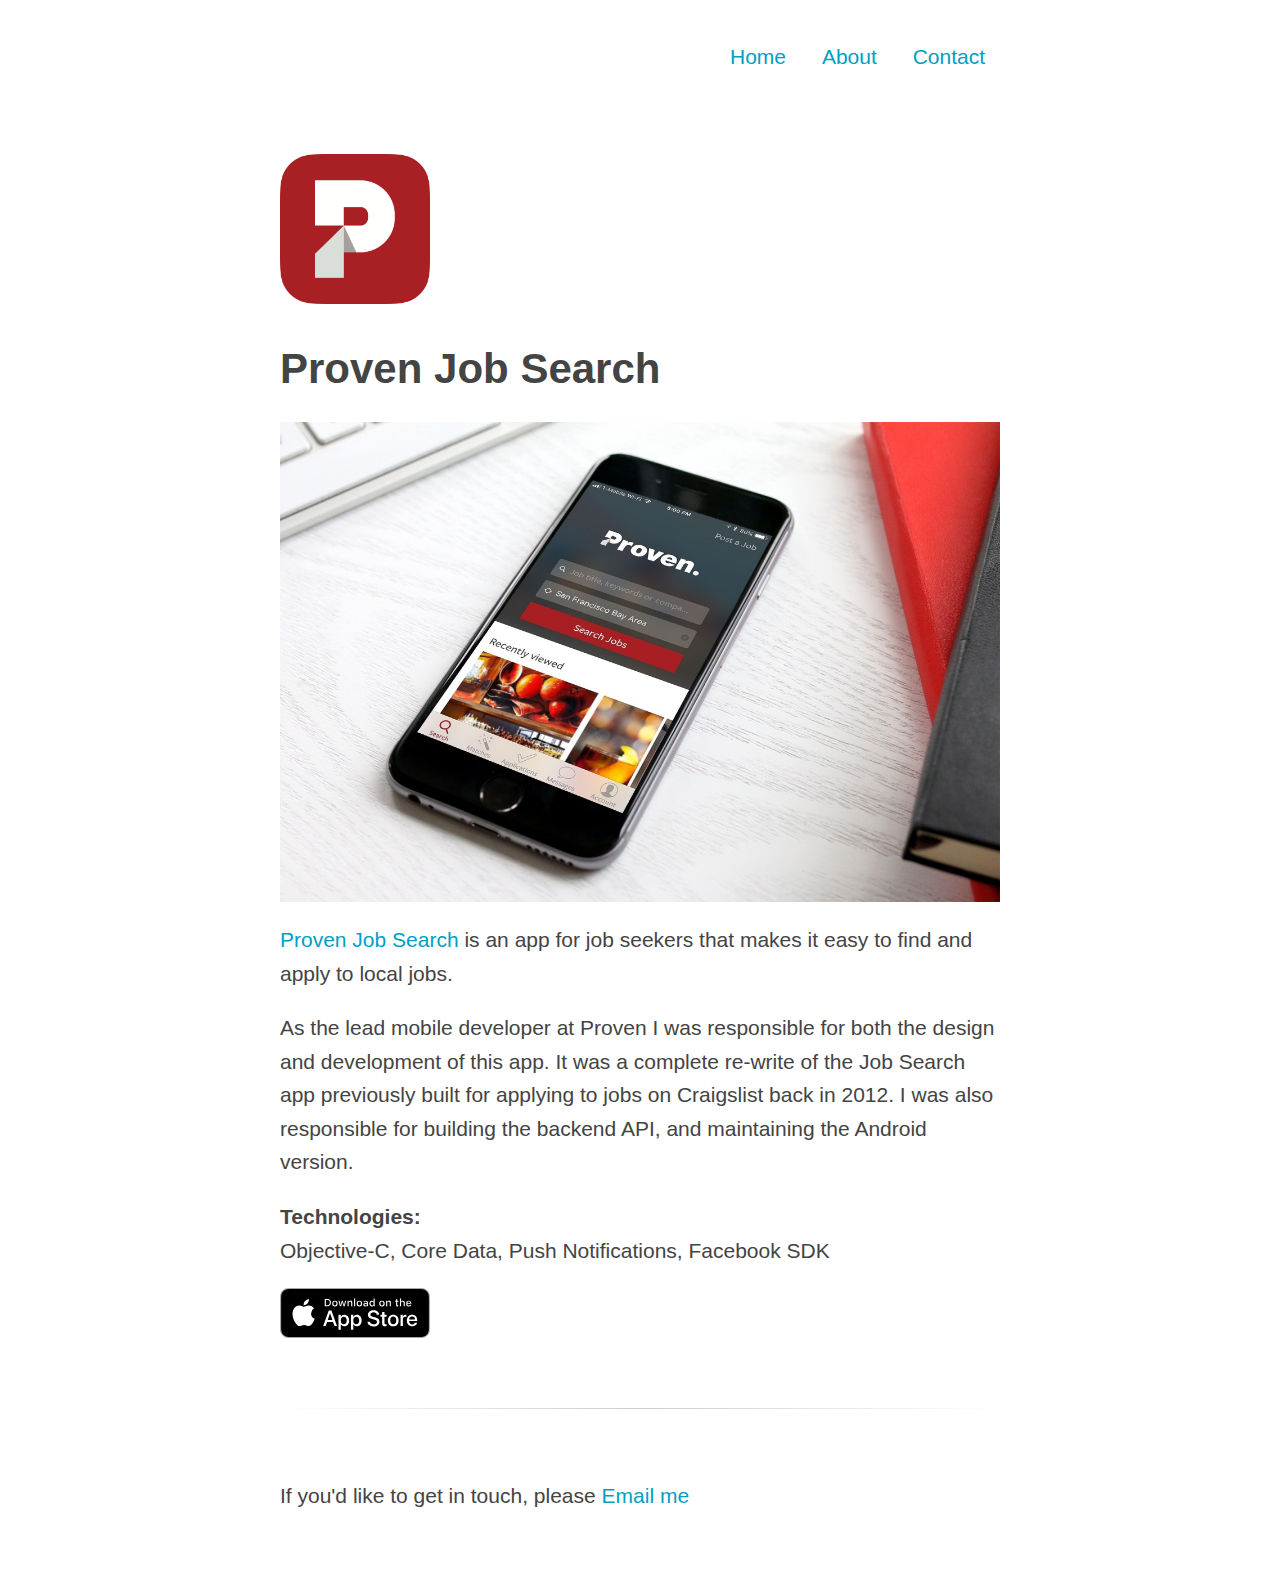
<file: proven-job-search/index.html>
<html>
<head>
<meta charset="utf-8">
<meta name="viewport" content="width=device-width, initial-scale=1.0">
<meta name="apple-itunes-app" content="app-id=1352152495, affiliate-data=at=1000lNpk&amp;ct=ejbhead">
<meta name="author" content="Eric Brown">
<title>Eric Brown - iOS Developer | Proven Job Search</title>
<link rel="icon" href="/favicon.ico">
<link rel="stylesheet" type="text/css" href="/site.css">
</head>
<body>
<nav>
<ul>
<li><a href="/">Home</a></li>
<li><a href="/about">About</a></li>
<li><a href="/contact">Contact</a></li>
</ul>
</nav>

<div style="margin-top: 80px;">
<a href="https://itunes.apple.com/app/id804849890?mt=8&at=1000lNpk"><img src="/images/provenicon.png" style="width:150px;border:none;" alt="Proven Job Search"></a>
</div>

<h1 style="margin-top: 40px;">Proven Job Search</h1>
<p><img src="/images/proven-device.jpg" style="width:100%" alt="Proven Job Search for iPhone and iPad"></p>
<div style="margin-bottom: 70px;">
<p><a href="https://itunes.apple.com/app/id804849890?mt=8&at=1000lNpk">Proven Job Search</a> is an app for job seekers that makes it easy to find and apply to local jobs.</p>
<p>As the lead mobile developer at Proven I was responsible for both the design and development of this app. It was a complete re-write of the Job Search app previously built for applying to jobs on Craigslist back in 2012. I was also responsible for building the backend API, and maintaining the Android version.</p>
<p><strong>Technologies:</strong></br>Objective-C, Core Data, Push Notifications, Facebook SDK</p>
<p><a href="https://itunes.apple.com/app/id804849890?mt=8&at=1000lNpk"><img src="/images/appstore.svg" width=150></a></p>
</div>

<hr class="style-two">

<div style="margin-top: 70px; margin-bottom: 70px;">
<p>If you'd like to get in touch, please <a href="mailto:eric@ericjasonbrown.com">Email me</a></p>
</div>

</body>
</html>
</file>
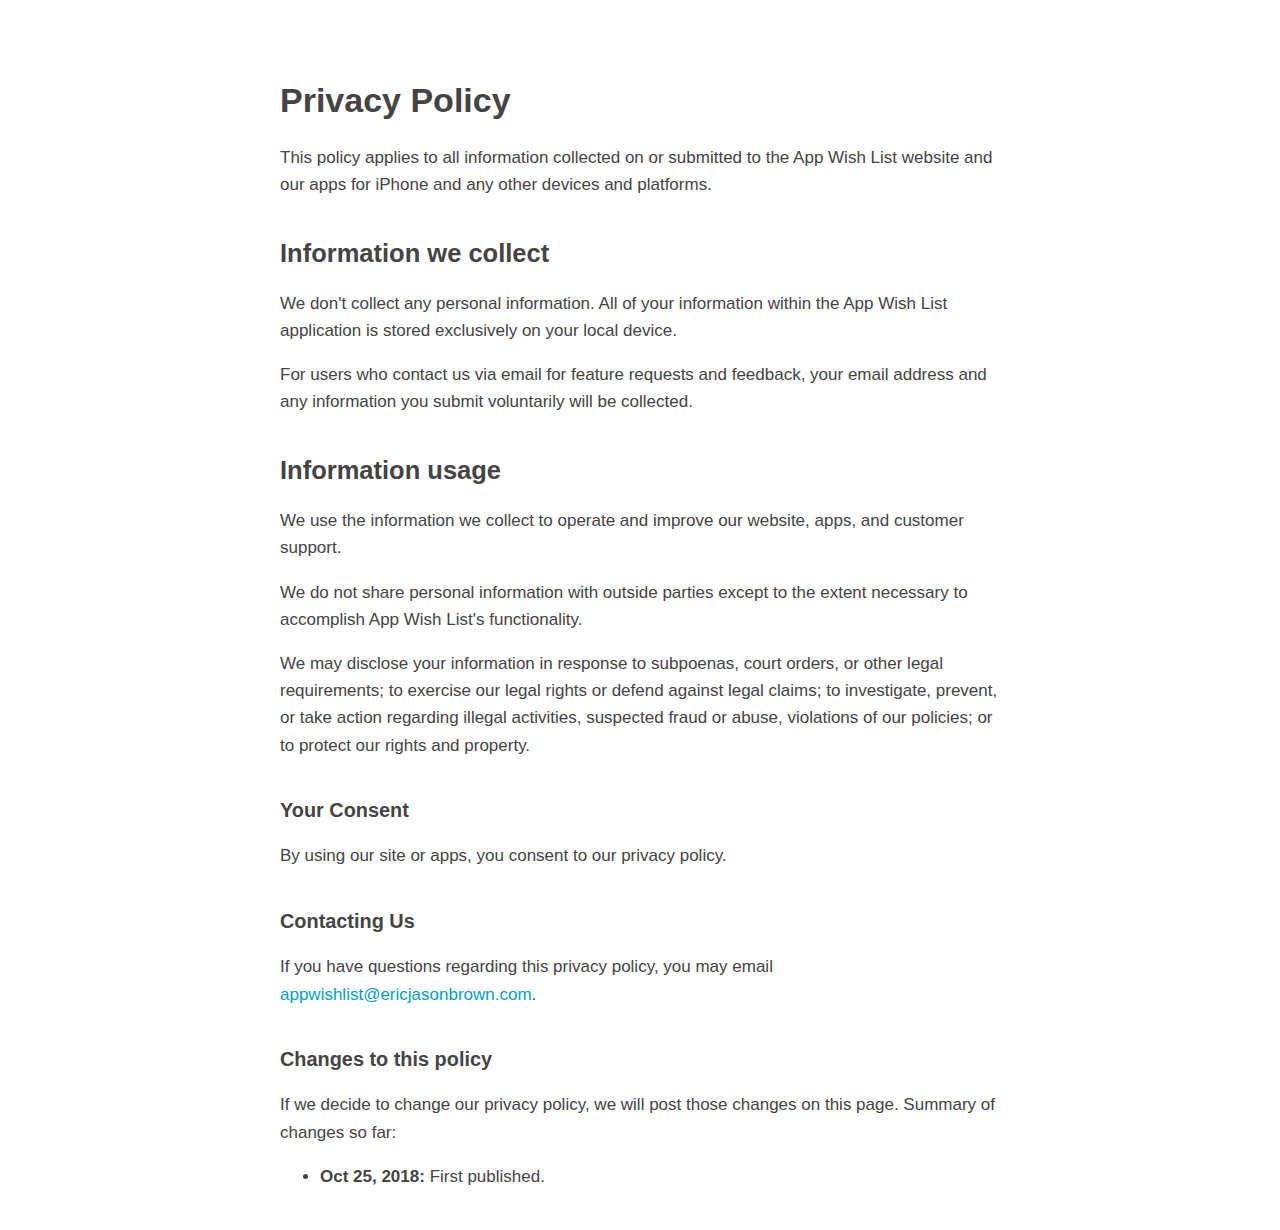
<file: app-wish-list/privacy/index.html>
<html>
<head>
<meta charset="utf-8">
<meta name="viewport" content="width=device-width, initial-scale=1.0">
<meta name="apple-itunes-app" content="app-id=1352152495, affiliate-data=at=1000lNpk&amp;ct=ejbhead">
<meta name="author" content="Eric Brown">
<title>Eric Brown - iOS Developer | Privacy Policy</title>
<link rel="icon" href="/favicon.ico">
<link rel="stylesheet" type="text/css" href="/site.css">
<style>
.section {margin-bottom: 40px;}
body {font-size: 17px;}
</style>
</head>
<body>
<h1 style="margin-top: 80px;">Privacy Policy</h1>

<div class="section">
<p>This policy applies to all information collected on or submitted to the App Wish List website and our apps for iPhone and any other devices and platforms.</p>
</div>

<h2>Information we collect</h2>
<div class="section">

<p>We don't collect any personal information. All of your information within the App Wish List application is stored exclusively on your local device.</p>
<p>For users who contact us via email for feature requests and feedback, your email address and any information you submit voluntarily will be collected.</p>
</div>

<h2>Information usage</h2>
<div class="section">
<p>We use the information we collect to operate and improve our website, apps, and customer support.</p>
<p>We do not share personal information with outside parties except to the extent necessary to accomplish App Wish List's functionality.</p>
<p>We may disclose your information in response to subpoenas, court orders, or other legal requirements; to exercise our legal rights or defend against legal claims; to investigate, prevent, or take action regarding illegal activities, suspected fraud or abuse, violations of our policies; or to protect our rights and property.</p>
</div>

<div class="section">
<h3>Your Consent</h3>
<p>By using our site or apps, you consent to our privacy policy.</p>
</div>

<div class="section">
<h3>Contacting Us</h3>
<p>If you have questions regarding this privacy policy, you may email <a href="mailto:appwishlist@ericjasonbrown.com">appwishlist@ericjasonbrown.com</a>.</p>
</div>

<div class="section">
<h3>Changes to this policy</h3>
<p>If we decide to change our privacy policy, we will post those changes on this page. Summary of changes so far:</p>
<ul>
<li><strong>Oct 25, 2018:</strong> First published.</li>
</ul>
</div>

</body>
</html>
</file>
<file: site.css>
body{background:#FFF;margin:40px auto;max-width:720px;line-height:1.6;font-size:21px;font-family:avenir,sans-serif;color:#444;padding:0 20px;}
h1,h2,h3{line-height:1.2;font-family:avenir,sans-serif;}
a{color:#009FC5;text-decoration:none;}
a:hover{text-decoration:underline;}
hr.style-eight {
    overflow: visible; /* For IE */
    padding: 0;
    border: none;
    border-top: medium double #333;
    color: #333;
    text-align: center;
}
hr.style-eight:after {
    content: "§";
    display: inline-block;
    position: relative;
    top: -0.7em;
    font-size: 1.5em;
    padding: 0 0.25em;
    background: white;
}
hr.style-six {
    border: 0;
    height: 0;
    border-top: 1px solid rgba(0, 0, 0, 0.1);
    border-bottom: 1px solid rgba(255, 255, 255, 0.3);
}
hr.style-two {
    border: 0;
    height: 1px;
    background-image: linear-gradient(to right, rgba(0, 0, 0, 0), rgba(0, 0, 0, 0.2), rgba(0, 0, 0, 0));
}

nav {
    text-align: right;
}
nav ul {
    padding-left: 0px;
}
nav ul li {
    display: inline-block;
    margin: 0;
    list-style: none;
    /*padding: 0 10px;*/
    padding: 0 15px;
}
@media (prefers-color-scheme: dark) {
    body {
        color: #ddd;
        background: #121212;
    }
    hr.style-two {
        background-image: linear-gradient(to right, rgba(255, 255, 255, 0), rgba(255, 255, 255, 0.2), rgba(255, 255, 255, 0));
    }
  }
</file>
